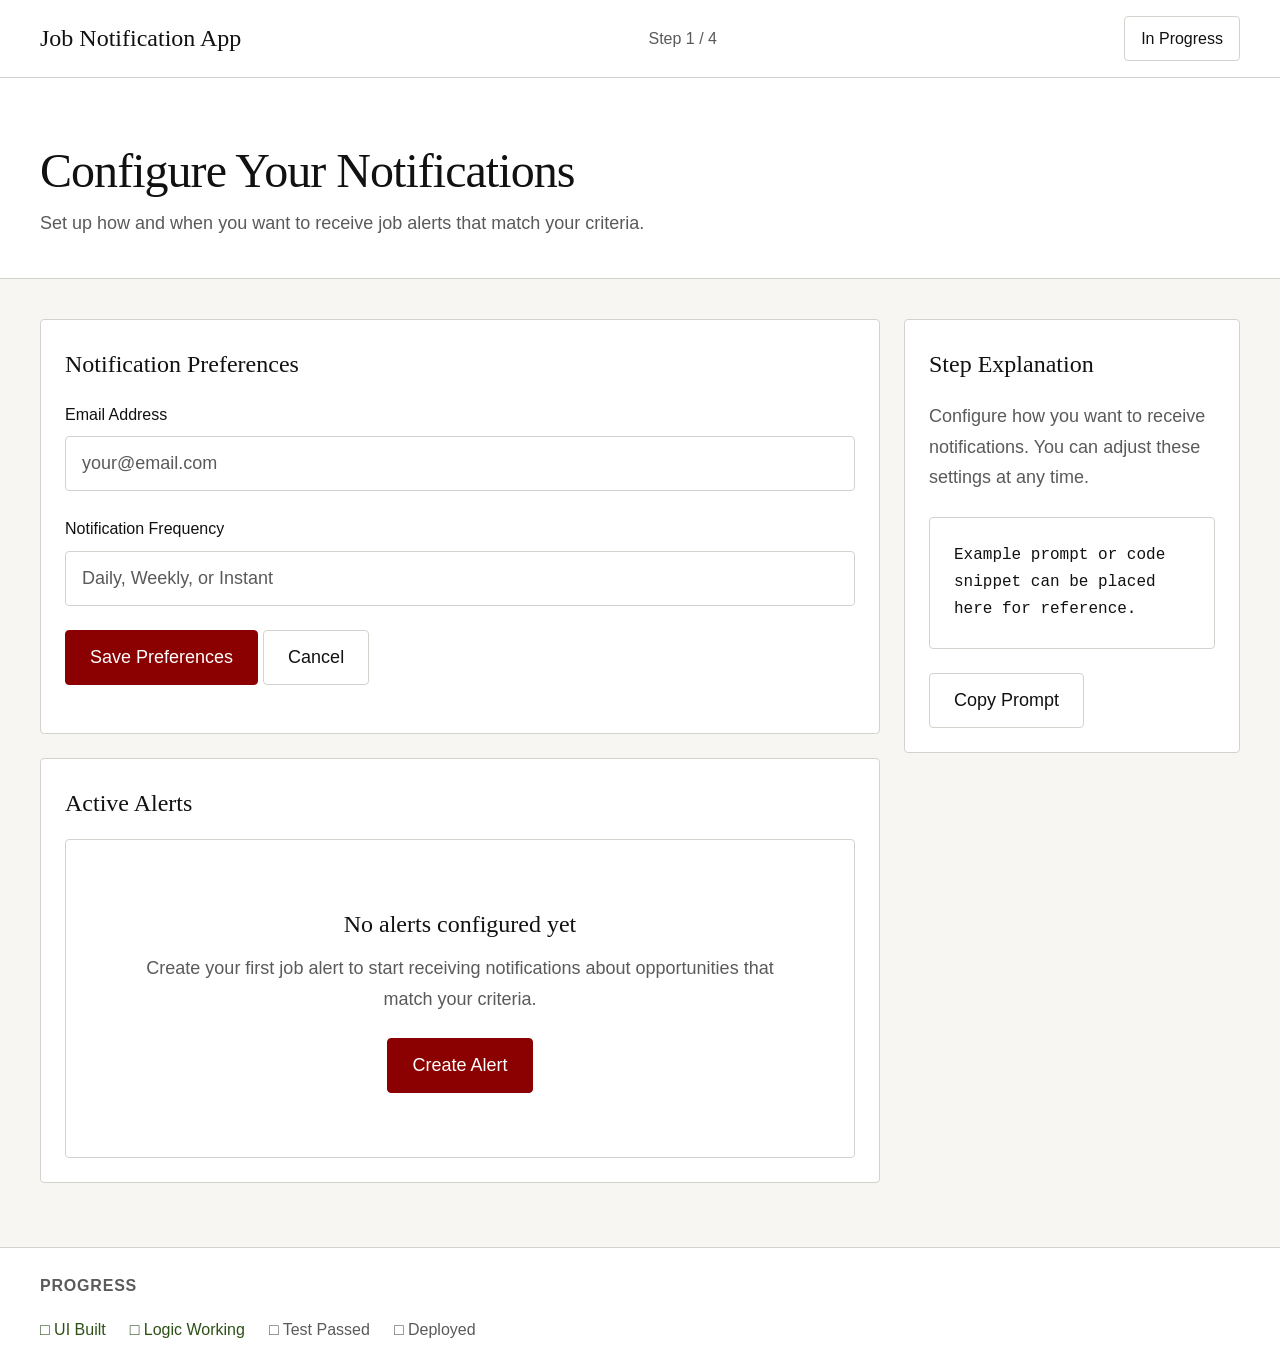
<file: example.html>
<!DOCTYPE html>
<html lang="en">
<head>
  <meta charset="UTF-8">
  <meta name="viewport" content="width=device-width, initial-scale=1.0">
  <title>Job Notification App - Design System Example</title>
  <link rel="stylesheet" href="design-system.css">
</head>
<body>
  
  <div class="app-container">
    
    <!-- TOP BAR -->
    <header class="top-bar">
      <div class="top-bar__brand">Job Notification App</div>
      <div class="top-bar__progress">Step 1 / 4</div>
      <div class="top-bar__status">In Progress</div>
    </header>
    
    <!-- CONTEXT HEADER -->
    <section class="context-header">
      <h1 class="context-header__title">Configure Your Notifications</h1>
      <p class="context-header__subtitle">Set up how and when you want to receive job alerts that match your criteria.</p>
    </section>
    
    <!-- MAIN WORKSPACE -->
    <main class="main-workspace">
      
      <!-- PRIMARY WORKSPACE (70%) -->
      <div class="primary-workspace">
        
        <div class="card">
          <div class="card__header">
            <h2 class="card__title">Notification Preferences</h2>
          </div>
          <div class="card__body">
            
            <div class="spacing-md">
              <label class="label" for="email">Email Address</label>
              <input type="email" id="email" class="input" placeholder="your@email.com">
            </div>
            
            <div class="spacing-md">
              <label class="label" for="frequency">Notification Frequency</label>
              <input type="text" id="frequency" class="input" placeholder="Daily, Weekly, or Instant">
            </div>
            
            <div class="spacing-md">
              <button class="btn btn-primary">Save Preferences</button>
              <button class="btn btn-secondary">Cancel</button>
            </div>
            
          </div>
        </div>
        
        <div class="card">
          <div class="card__header">
            <h2 class="card__title">Active Alerts</h2>
          </div>
          <div class="card__body">
            <div class="empty-state">
              <h3 class="empty-state__title">No alerts configured yet</h3>
              <p class="empty-state__message">Create your first job alert to start receiving notifications about opportunities that match your criteria.</p>
              <button class="btn btn-primary">Create Alert</button>
            </div>
          </div>
        </div>
        
      </div>
      
      <!-- SECONDARY PANEL (30%) -->
      <aside class="secondary-panel">
        
        <div class="card">
          <div class="card__header">
            <h3 class="card__title">Step Explanation</h3>
          </div>
          <div class="card__body">
            <p class="body-text text-secondary spacing-md">
              Configure how you want to receive notifications. You can adjust these settings at any time.
            </p>
            
            <div class="prompt-box">
              <div class="prompt-box__content">Example prompt or code snippet can be placed here for reference.</div>
            </div>
            
            <button class="btn btn-secondary">Copy Prompt</button>
          </div>
        </div>
        
      </aside>
      
    </main>
    
    <!-- PROOF FOOTER -->
    <footer class="proof-footer">
      <h4 class="proof-footer__title">Progress</h4>
      <ul class="proof-checklist">
        <li class="proof-checklist__item proof-checklist__item--complete">□ UI Built</li>
        <li class="proof-checklist__item proof-checklist__item--complete">□ Logic Working</li>
        <li class="proof-checklist__item">□ Test Passed</li>
        <li class="proof-checklist__item">□ Deployed</li>
      </ul>
    </footer>
    
  </div>
  
</body>
</html>
</file>
<file: design-system.css>
/**
 * Job Notification App - Design System
 * Premium B2C SaaS Design Foundation
 * Philosophy: Calm, intentional, coherent, confident
 */

/* ============================================
   COLOR SYSTEM
   ============================================ */
:root {
  /* Core Colors - Maximum 4 across entire UI */
  --color-background: #F7F6F3;
  --color-text-primary: #111111;
  --color-accent: #8B0000;
  --color-success: #2D5016;
  --color-warning: #8B6914;
  
  /* Semantic Colors */
  --color-border: #D4D2CC;
  --color-surface: #FFFFFF;
  --color-text-secondary: #5A5A5A;
  
  /* ============================================
     TYPOGRAPHY SYSTEM
     ============================================ */
  
  /* Font Families */
  --font-serif: 'Georgia', 'Times New Roman', serif;
  --font-sans: -apple-system, BlinkMacSystemFont, 'Segoe UI', 'Helvetica Neue', Arial, sans-serif;
  
  /* Font Sizes */
  --text-heading-xl: 48px;
  --text-heading-lg: 32px;
  --text-heading-md: 24px;
  --text-body: 18px;
  --text-small: 16px;
  
  /* Line Heights */
  --line-height-heading: 1.2;
  --line-height-body: 1.7;
  
  /* Text Constraints */
  --text-max-width: 720px;
  
  /* ============================================
     SPACING SYSTEM
     Only use these values - no exceptions
     ============================================ */
  --space-xs: 8px;
  --space-sm: 16px;
  --space-md: 24px;
  --space-lg: 40px;
  --space-xl: 64px;
  
  /* ============================================
     LAYOUT SYSTEM
     ============================================ */
  --layout-primary-width: 70%;
  --layout-secondary-width: 30%;
  --layout-gap: var(--space-md);
  
  /* ============================================
     COMPONENT SYSTEM
     ============================================ */
  --border-radius: 4px;
  --border-width: 1px;
  --transition-speed: 175ms;
  --transition-timing: ease-in-out;
}

/* ============================================
   BASE STYLES
   ============================================ */
* {
  margin: 0;
  padding: 0;
  box-sizing: border-box;
}

body {
  font-family: var(--font-sans);
  font-size: var(--text-body);
  line-height: var(--line-height-body);
  color: var(--color-text-primary);
  background-color: var(--color-background);
  -webkit-font-smoothing: antialiased;
  -moz-osx-font-smoothing: grayscale;
}

/* ============================================
   TYPOGRAPHY COMPONENTS
   ============================================ */
.heading-xl {
  font-family: var(--font-serif);
  font-size: var(--text-heading-xl);
  line-height: var(--line-height-heading);
  font-weight: 400;
  letter-spacing: -0.02em;
  margin-bottom: var(--space-sm);
}

.heading-lg {
  font-family: var(--font-serif);
  font-size: var(--text-heading-lg);
  line-height: var(--line-height-heading);
  font-weight: 400;
  letter-spacing: -0.01em;
  margin-bottom: var(--space-sm);
}

.heading-md {
  font-family: var(--font-serif);
  font-size: var(--text-heading-md);
  line-height: var(--line-height-heading);
  font-weight: 400;
  margin-bottom: var(--space-xs);
}

.body-text {
  font-family: var(--font-sans);
  font-size: var(--text-body);
  line-height: var(--line-height-body);
  max-width: var(--text-max-width);
}

.text-small {
  font-size: var(--text-small);
  line-height: var(--line-height-body);
}

.text-secondary {
  color: var(--color-text-secondary);
}

/* ============================================
   GLOBAL LAYOUT STRUCTURE
   ============================================ */
.app-container {
  min-height: 100vh;
  display: flex;
  flex-direction: column;
}

/* TOP BAR */
.top-bar {
  display: flex;
  align-items: center;
  justify-content: space-between;
  padding: var(--space-sm) var(--space-lg);
  background-color: var(--color-surface);
  border-bottom: var(--border-width) solid var(--color-border);
}

.top-bar__brand {
  font-family: var(--font-serif);
  font-size: var(--text-heading-md);
  font-weight: 400;
  color: var(--color-text-primary);
}

.top-bar__progress {
  font-size: var(--text-small);
  color: var(--color-text-secondary);
}

.top-bar__status {
  padding: var(--space-xs) var(--space-sm);
  border-radius: var(--border-radius);
  font-size: var(--text-small);
  border: var(--border-width) solid var(--color-border);
  background-color: var(--color-surface);
}

/* CONTEXT HEADER */
.context-header {
  padding: var(--space-xl) var(--space-lg) var(--space-lg);
  background-color: var(--color-surface);
  border-bottom: var(--border-width) solid var(--color-border);
}

.context-header__title {
  font-family: var(--font-serif);
  font-size: var(--text-heading-xl);
  line-height: var(--line-height-heading);
  font-weight: 400;
  letter-spacing: -0.02em;
  margin-bottom: var(--space-xs);
}

.context-header__subtitle {
  font-size: var(--text-body);
  color: var(--color-text-secondary);
  max-width: var(--text-max-width);
}

/* MAIN WORKSPACE */
.main-workspace {
  display: flex;
  gap: var(--layout-gap);
  padding: var(--space-lg);
  flex: 1;
}

.primary-workspace {
  flex: 0 0 var(--layout-primary-width);
}

.secondary-panel {
  flex: 0 0 calc(var(--layout-secondary-width) - var(--layout-gap));
}

/* PROOF FOOTER */
.proof-footer {
  padding: var(--space-md) var(--space-lg);
  background-color: var(--color-surface);
  border-top: var(--border-width) solid var(--color-border);
}

.proof-footer__title {
  font-size: var(--text-small);
  font-weight: 600;
  margin-bottom: var(--space-sm);
  text-transform: uppercase;
  letter-spacing: 0.05em;
  color: var(--color-text-secondary);
}

.proof-checklist {
  display: flex;
  gap: var(--space-md);
  list-style: none;
}

.proof-checklist__item {
  font-size: var(--text-small);
  color: var(--color-text-secondary);
}

.proof-checklist__item--complete {
  color: var(--color-success);
}

/* ============================================
   COMPONENT LIBRARY
   ============================================ */

/* CARDS */
.card {
  background-color: var(--color-surface);
  border: var(--border-width) solid var(--color-border);
  border-radius: var(--border-radius);
  padding: var(--space-md);
  margin-bottom: var(--space-md);
}

.card__header {
  margin-bottom: var(--space-sm);
}

.card__title {
  font-family: var(--font-serif);
  font-size: var(--text-heading-md);
  font-weight: 400;
  margin-bottom: var(--space-xs);
}

.card__body {
  color: var(--color-text-primary);
}

/* BUTTONS */
.btn {
  font-family: var(--font-sans);
  font-size: var(--text-body);
  padding: var(--space-sm) var(--space-md);
  border-radius: var(--border-radius);
  border: var(--border-width) solid transparent;
  cursor: pointer;
  transition: all var(--transition-speed) var(--transition-timing);
  font-weight: 500;
  display: inline-block;
  text-decoration: none;
  text-align: center;
}

.btn-primary {
  background-color: var(--color-accent);
  color: var(--color-surface);
  border-color: var(--color-accent);
}

.btn-primary:hover {
  background-color: #6D0000;
  border-color: #6D0000;
}

.btn-secondary {
  background-color: transparent;
  color: var(--color-text-primary);
  border-color: var(--color-border);
}

.btn-secondary:hover {
  border-color: var(--color-text-primary);
}

.btn:disabled {
  opacity: 0.5;
  cursor: not-allowed;
}

/* INPUTS */
.input {
  font-family: var(--font-sans);
  font-size: var(--text-body);
  padding: var(--space-sm);
  border: var(--border-width) solid var(--color-border);
  border-radius: var(--border-radius);
  background-color: var(--color-surface);
  color: var(--color-text-primary);
  width: 100%;
  transition: border-color var(--transition-speed) var(--transition-timing);
}

.input:focus {
  outline: none;
  border-color: var(--color-accent);
}

.input::placeholder {
  color: var(--color-text-secondary);
}

/* LABELS */
.label {
  display: block;
  font-size: var(--text-small);
  font-weight: 500;
  margin-bottom: var(--space-xs);
  color: var(--color-text-primary);
}

/* PROMPT BOX */
.prompt-box {
  background-color: var(--color-surface);
  border: var(--border-width) solid var(--color-border);
  border-radius: var(--border-radius);
  padding: var(--space-md);
  font-family: 'Courier New', monospace;
  font-size: var(--text-small);
  color: var(--color-text-primary);
  margin-bottom: var(--space-md);
  position: relative;
}

.prompt-box__content {
  white-space: pre-wrap;
  word-break: break-word;
}

/* BADGES */
.badge {
  display: inline-block;
  padding: var(--space-xs) var(--space-sm);
  border-radius: var(--border-radius);
  font-size: var(--text-small);
  font-weight: 500;
  border: var(--border-width) solid;
}

.badge--success {
  background-color: var(--color-success);
  color: var(--color-surface);
  border-color: var(--color-success);
}

.badge--warning {
  background-color: var(--color-warning);
  color: var(--color-surface);
  border-color: var(--color-warning);
}

.badge--neutral {
  background-color: var(--color-surface);
  color: var(--color-text-primary);
  border-color: var(--color-border);
}

/* ============================================
   ERROR & EMPTY STATES
   ============================================ */
.error-state {
  padding: var(--space-md);
  background-color: var(--color-surface);
  border: var(--border-width) solid var(--color-accent);
  border-radius: var(--border-radius);
  margin-bottom: var(--space-md);
}

.error-state__title {
  font-size: var(--text-body);
  font-weight: 600;
  color: var(--color-accent);
  margin-bottom: var(--space-xs);
}

.error-state__message {
  font-size: var(--text-body);
  color: var(--color-text-primary);
  margin-bottom: var(--space-sm);
}

.error-state__action {
  font-size: var(--text-small);
  color: var(--color-text-secondary);
}

.empty-state {
  padding: var(--space-xl);
  text-align: center;
  background-color: var(--color-surface);
  border: var(--border-width) solid var(--color-border);
  border-radius: var(--border-radius);
}

.empty-state__title {
  font-family: var(--font-serif);
  font-size: var(--text-heading-md);
  font-weight: 400;
  margin-bottom: var(--space-xs);
  color: var(--color-text-primary);
}

.empty-state__message {
  font-size: var(--text-body);
  color: var(--color-text-secondary);
  margin-bottom: var(--space-md);
  max-width: var(--text-max-width);
  margin-left: auto;
  margin-right: auto;
}

/* ============================================
   UTILITY CLASSES
   ============================================ */
.spacing-xs { margin-bottom: var(--space-xs); }
.spacing-sm { margin-bottom: var(--space-sm); }
.spacing-md { margin-bottom: var(--space-md); }
.spacing-lg { margin-bottom: var(--space-lg); }
.spacing-xl { margin-bottom: var(--space-xl); }

.text-center { text-align: center; }
.text-right { text-align: right; }

/* ============================================
   FORM COMPONENTS
   ============================================ */
select.input {
  cursor: pointer;
}

select[multiple].input {
  padding: var(--space-xs);
}

.checkbox-group {
  display: flex;
  flex-direction: column;
  gap: var(--space-sm);
}

.checkbox-label {
  display: flex;
  align-items: center;
  gap: var(--space-xs);
  font-size: var(--text-body);
  cursor: pointer;
}

.checkbox-label input[type="checkbox"] {
  width: 18px;
  height: 18px;
  cursor: pointer;
}

.slider {
  width: 100%;
  height: 4px;
  background: var(--color-border);
  outline: none;
  border-radius: var(--border-radius);
  cursor: pointer;
}

.slider::-webkit-slider-thumb {
  appearance: none;
  width: 18px;
  height: 18px;
  background: var(--color-accent);
  border-radius: 50%;
  cursor: pointer;
}

.slider::-moz-range-thumb {
  width: 18px;
  height: 18px;
  background: var(--color-accent);
  border-radius: 50%;
  cursor: pointer;
  border: none;
}

/* ============================================
   BADGE VARIANTS
   ============================================ */
.badge--low {
  background-color: var(--color-surface);
  color: var(--color-text-secondary);
  border-color: var(--color-border);
}

/* ============================================
   FILTER BAR
   ============================================ */
.filter-bar {
  display: grid;
  grid-template-columns: repeat(auto-fit, minmax(200px, 1fr));
  gap: var(--space-sm);
  margin-bottom: var(--space-md);
}

.filter-input {
  margin-bottom: 0;
}

.toggle-label {
  grid-column: 1 / -1;
  padding: var(--space-sm);
  background-color: var(--color-surface);
  border: var(--border-width) solid var(--color-border);
  border-radius: var(--border-radius);
}

/* ============================================
   JOB CARDS
   ============================================ */
.job-card {
  margin-bottom: var(--space-md);
}

.job-card__header {
  display: flex;
  justify-content: space-between;
  align-items: flex-start;
  margin-bottom: var(--space-sm);
}

.job-card__title {
  font-family: var(--font-serif);
  font-size: var(--text-heading-md);
  font-weight: 400;
  margin-bottom: var(--space-xs);
  color: var(--color-text-primary);
}

.job-card__company {
  font-size: var(--text-small);
  color: var(--color-text-secondary);
}

.job-card__description {
  font-size: var(--text-body);
  color: var(--color-text-primary);
  margin-bottom: var(--space-sm);
  line-height: var(--line-height-body);
}

.job-card__meta {
  display: flex;
  flex-wrap: wrap;
  gap: var(--space-sm);
  font-size: var(--text-small);
  color: var(--color-text-secondary);
}

.job-card__meta-item {
  padding: var(--space-xs) var(--space-sm);
  background-color: var(--color-background);
  border-radius: var(--border-radius);
}

/* ============================================
   BANNER
   ============================================ */
.banner {
  padding: var(--space-md);
  background-color: var(--color-surface);
  border: var(--border-width) solid var(--color-accent);
  border-radius: var(--border-radius);
  display: flex;
  justify-content: space-between;
  align-items: center;
  gap: var(--space-md);
}

.banner__message {
  font-size: var(--text-body);
  color: var(--color-text-primary);
}

/* ============================================
   NOTIFICATION
   ============================================ */
.notification {
  position: fixed;
  top: var(--space-md);
  right: var(--space-md);
  padding: var(--space-sm) var(--space-md);
  background-color: var(--color-success);
  color: var(--color-surface);
  border-radius: var(--border-radius);
  font-size: var(--text-body);
  z-index: 1000;
}

/* ============================================
   RESPONSIVE ADJUSTMENTS
   ============================================ */
@media (max-width: 768px) {
  .filter-bar {
    grid-template-columns: 1fr;
  }
  
  .banner {
    flex-direction: column;
    align-items: flex-start;
  }
  
  .job-card__header {
    flex-direction: column;
    gap: var(--space-sm);
  }
}


/* ============================================
   DIGEST EMAIL LAYOUT
   ============================================ */
.digest-email {
  max-width: var(--text-max-width);
  margin: 0 auto;
  background-color: var(--color-surface);
  border: var(--border-width) solid var(--color-border);
  border-radius: var(--border-radius);
  padding: var(--space-lg);
}

.digest-email__header {
  text-align: center;
  margin-bottom: var(--space-lg);
  padding-bottom: var(--space-md);
  border-bottom: var(--border-width) solid var(--color-border);
}

.digest-email__title {
  font-family: var(--font-serif);
  font-size: var(--text-heading-lg);
  font-weight: 400;
  margin-bottom: var(--space-xs);
  color: var(--color-text-primary);
}

.digest-email__date {
  font-size: var(--text-body);
  color: var(--color-text-secondary);
}

.digest-email__body {
  margin-bottom: var(--space-lg);
}

.digest-email__footer {
  text-align: center;
  padding-top: var(--space-md);
  border-top: var(--border-width) solid var(--color-border);
}

/* ============================================
   DIGEST JOB ITEMS
   ============================================ */
.digest-job {
  padding: var(--space-md);
  border-bottom: var(--border-width) solid var(--color-border);
}

.digest-job:last-child {
  border-bottom: none;
}

.digest-job__header {
  display: flex;
  align-items: flex-start;
  gap: var(--space-sm);
  margin-bottom: var(--space-sm);
}

.digest-job__number {
  font-family: var(--font-serif);
  font-size: var(--text-heading-md);
  font-weight: 400;
  color: var(--color-text-secondary);
  min-width: 32px;
}

.digest-job__info {
  flex: 1;
}

.digest-job__title {
  font-family: var(--font-serif);
  font-size: var(--text-heading-md);
  font-weight: 400;
  margin-bottom: var(--space-xs);
  color: var(--color-text-primary);
}

.digest-job__company {
  font-size: var(--text-body);
  color: var(--color-text-secondary);
}

.digest-job__details {
  display: flex;
  flex-wrap: wrap;
  gap: var(--space-sm);
  font-size: var(--text-small);
  color: var(--color-text-secondary);
  margin-bottom: var(--space-sm);
  padding-left: 48px;
}

.digest-job__details span {
  padding: var(--space-xs) var(--space-sm);
  background-color: var(--color-background);
  border-radius: var(--border-radius);
}

.digest-job__apply {
  margin-left: 48px;
}

/* ============================================
   RESPONSIVE DIGEST
   ============================================ */
@media (max-width: 768px) {
  .digest-email {
    padding: var(--space-md);
  }
  
  .digest-job__header {
    flex-wrap: wrap;
  }
  
  .digest-job__details {
    padding-left: 0;
  }
  
  .digest-job__apply {
    margin-left: 0;
  }
}


/* ============================================
   STATUS TRACKING COMPONENTS
   ============================================ */
.status-buttons {
  display: flex;
  gap: var(--space-xs);
  flex-wrap: wrap;
  margin-top: var(--space-sm);
}

.btn-status {
  font-family: var(--font-sans);
  font-size: var(--text-small);
  padding: var(--space-xs) var(--space-sm);
  border-radius: var(--border-radius);
  border: var(--border-width) solid var(--color-border);
  background-color: var(--color-surface);
  color: var(--color-text-primary);
  cursor: pointer;
  transition: all var(--transition-speed) var(--transition-timing);
}

.btn-status:hover {
  border-color: var(--color-text-primary);
}

.btn-status--active {
  background-color: var(--color-text-primary);
  color: var(--color-surface);
  border-color: var(--color-text-primary);
}

.job-card__badges {
  display: flex;
  gap: var(--space-xs);
  flex-wrap: wrap;
}

.job-card__actions {
  margin-top: var(--space-sm);
  padding-top: var(--space-sm);
  border-top: var(--border-width) solid var(--color-border);
}

/* Status Badge Colors */
.badge--applied {
  background-color: #1E3A8A;
  color: var(--color-surface);
  border-color: #1E3A8A;
}

.badge--rejected {
  background-color: var(--color-accent);
  color: var(--color-surface);
  border-color: var(--color-accent);
}

.badge--selected {
  background-color: var(--color-success);
  color: var(--color-surface);
  border-color: var(--color-success);
}

/* ============================================
   STATUS UPDATE HISTORY
   ============================================ */
.status-update {
  display: flex;
  justify-content: space-between;
  align-items: center;
  padding: var(--space-sm) 0;
  border-bottom: var(--border-width) solid var(--color-border);
}

.status-update:last-child {
  border-bottom: none;
}

.status-update__info {
  flex: 1;
}

.status-update__job {
  font-size: var(--text-body);
  color: var(--color-text-primary);
  margin-bottom: var(--space-xs);
}

.status-update__company {
  font-size: var(--text-small);
  color: var(--color-text-secondary);
}

.status-update__meta {
  display: flex;
  align-items: center;
  gap: var(--space-sm);
}

/* ============================================
   RESPONSIVE STATUS COMPONENTS
   ============================================ */
@media (max-width: 768px) {
  .status-buttons {
    width: 100%;
  }
  
  .btn-status {
    flex: 1;
    min-width: 80px;
  }
  
  .status-update {
    flex-direction: column;
    align-items: flex-start;
    gap: var(--space-sm);
  }
  
  .job-card__header {
    flex-direction: column;
    gap: var(--space-sm);
  }
  
  .job-card__badges {
    width: 100%;
  }
}


/* ============================================
   TEST CHECKLIST COMPONENTS
   ============================================ */
.test-summary {
  padding: var(--space-md);
  background-color: var(--color-surface);
  border: var(--border-width) solid var(--color-border);
  border-radius: var(--border-radius);
}

.test-summary__score {
  font-family: var(--font-serif);
  font-size: var(--text-heading-md);
  font-weight: 400;
  margin-bottom: var(--space-xs);
  color: var(--color-text-primary);
}

.test-summary__warning {
  font-size: var(--text-body);
  color: var(--color-warning);
}

.test-summary__success {
  font-size: var(--text-body);
  color: var(--color-success);
}

.test-checklist {
  list-style: none;
}

.test-checklist__item {
  padding: var(--space-sm) 0;
  border-bottom: var(--border-width) solid var(--color-border);
}

.test-checklist__item:last-child {
  border-bottom: none;
}

.test-checklist__label {
  display: flex;
  align-items: flex-start;
  gap: var(--space-sm);
  cursor: pointer;
}

.test-checklist__checkbox {
  width: 18px;
  height: 18px;
  margin-top: 2px;
  cursor: pointer;
  flex-shrink: 0;
}

.test-checklist__text {
  font-size: var(--text-body);
  color: var(--color-text-primary);
  flex: 1;
}

.test-checklist__tooltip {
  font-size: var(--text-small);
  color: var(--color-text-secondary);
  margin-top: var(--space-xs);
  margin-left: 34px;
  line-height: var(--line-height-body);
}

/* ============================================
   SHIP PAGE COMPONENTS
   ============================================ */
.ship-ready {
  text-align: center;
  padding: var(--space-lg);
}

.ship-ready__title {
  font-family: var(--font-serif);
  font-size: var(--text-heading-lg);
  font-weight: 400;
  margin-bottom: var(--space-md);
  color: var(--color-success);
}

/* ============================================
   RESPONSIVE TEST COMPONENTS
   ============================================ */
@media (max-width: 768px) {
  .test-checklist__tooltip {
    margin-left: 0;
    padding-left: 34px;
  }
}
</file>
